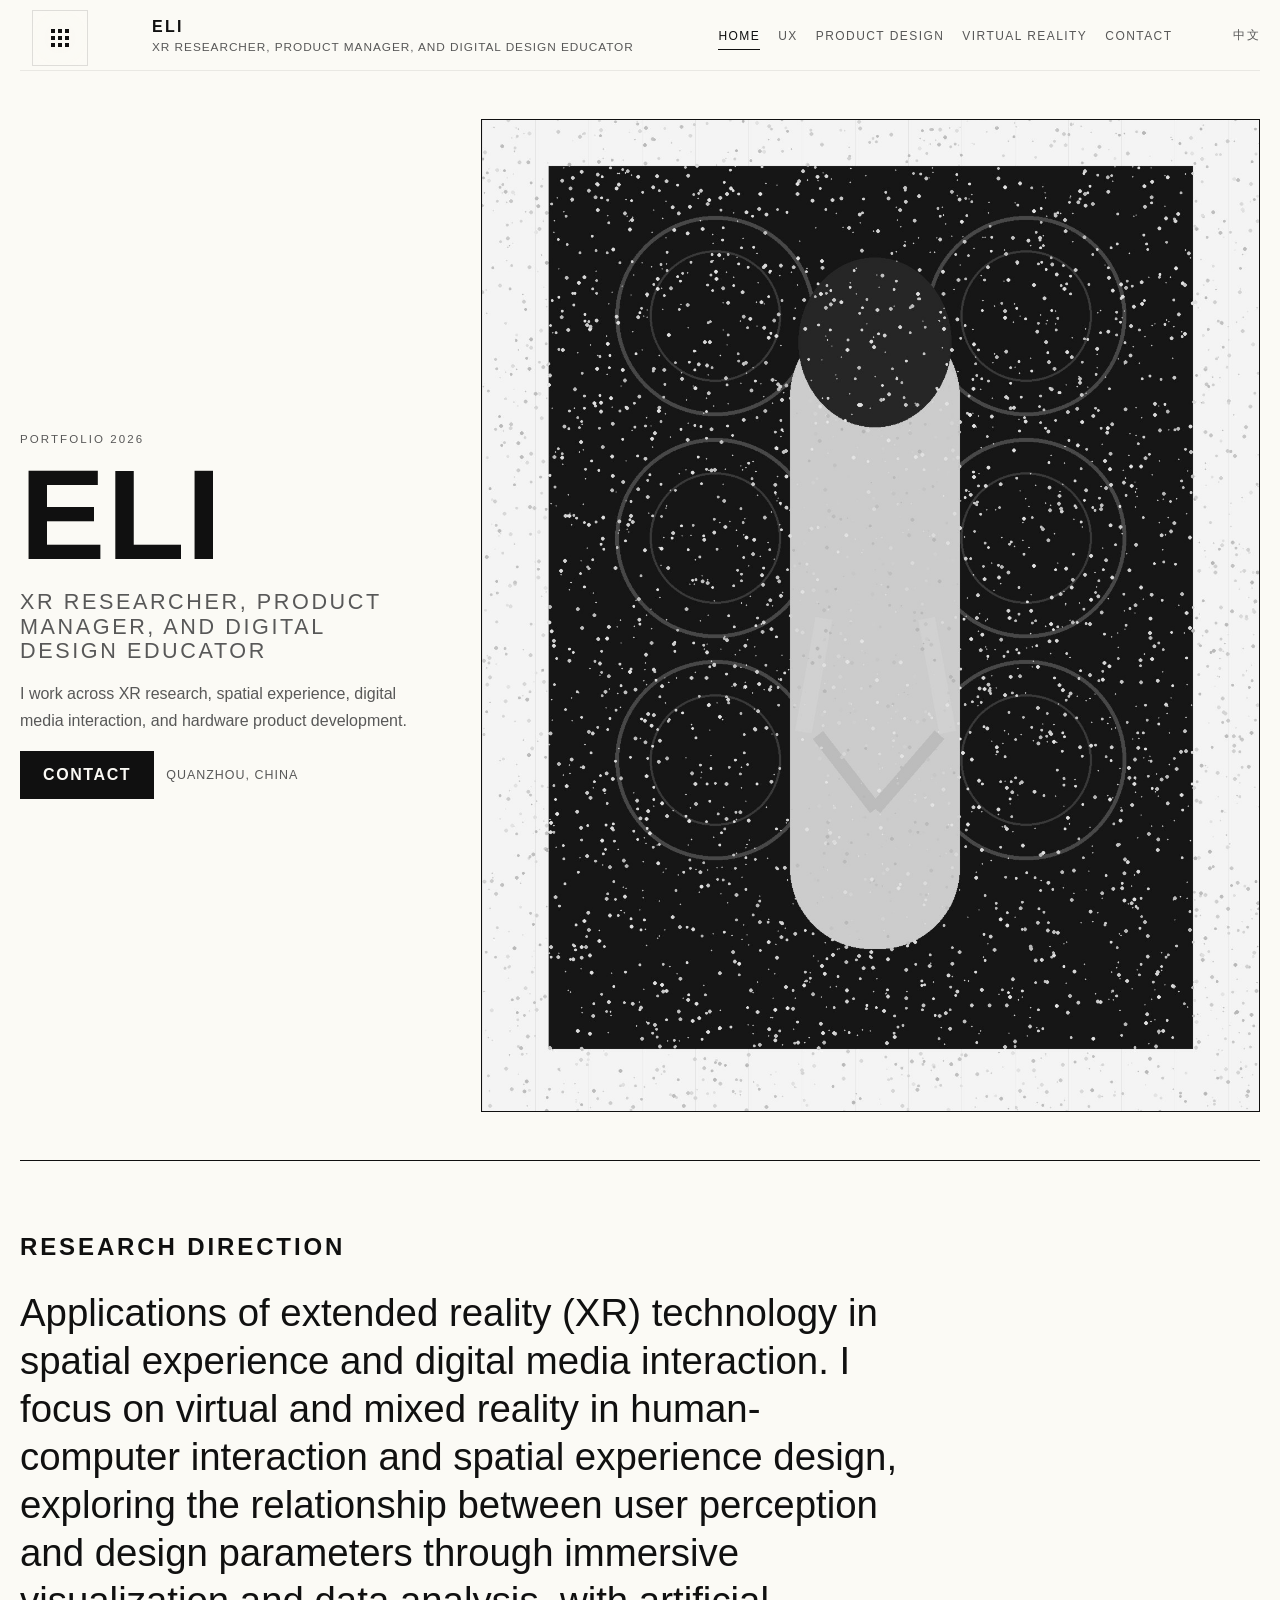
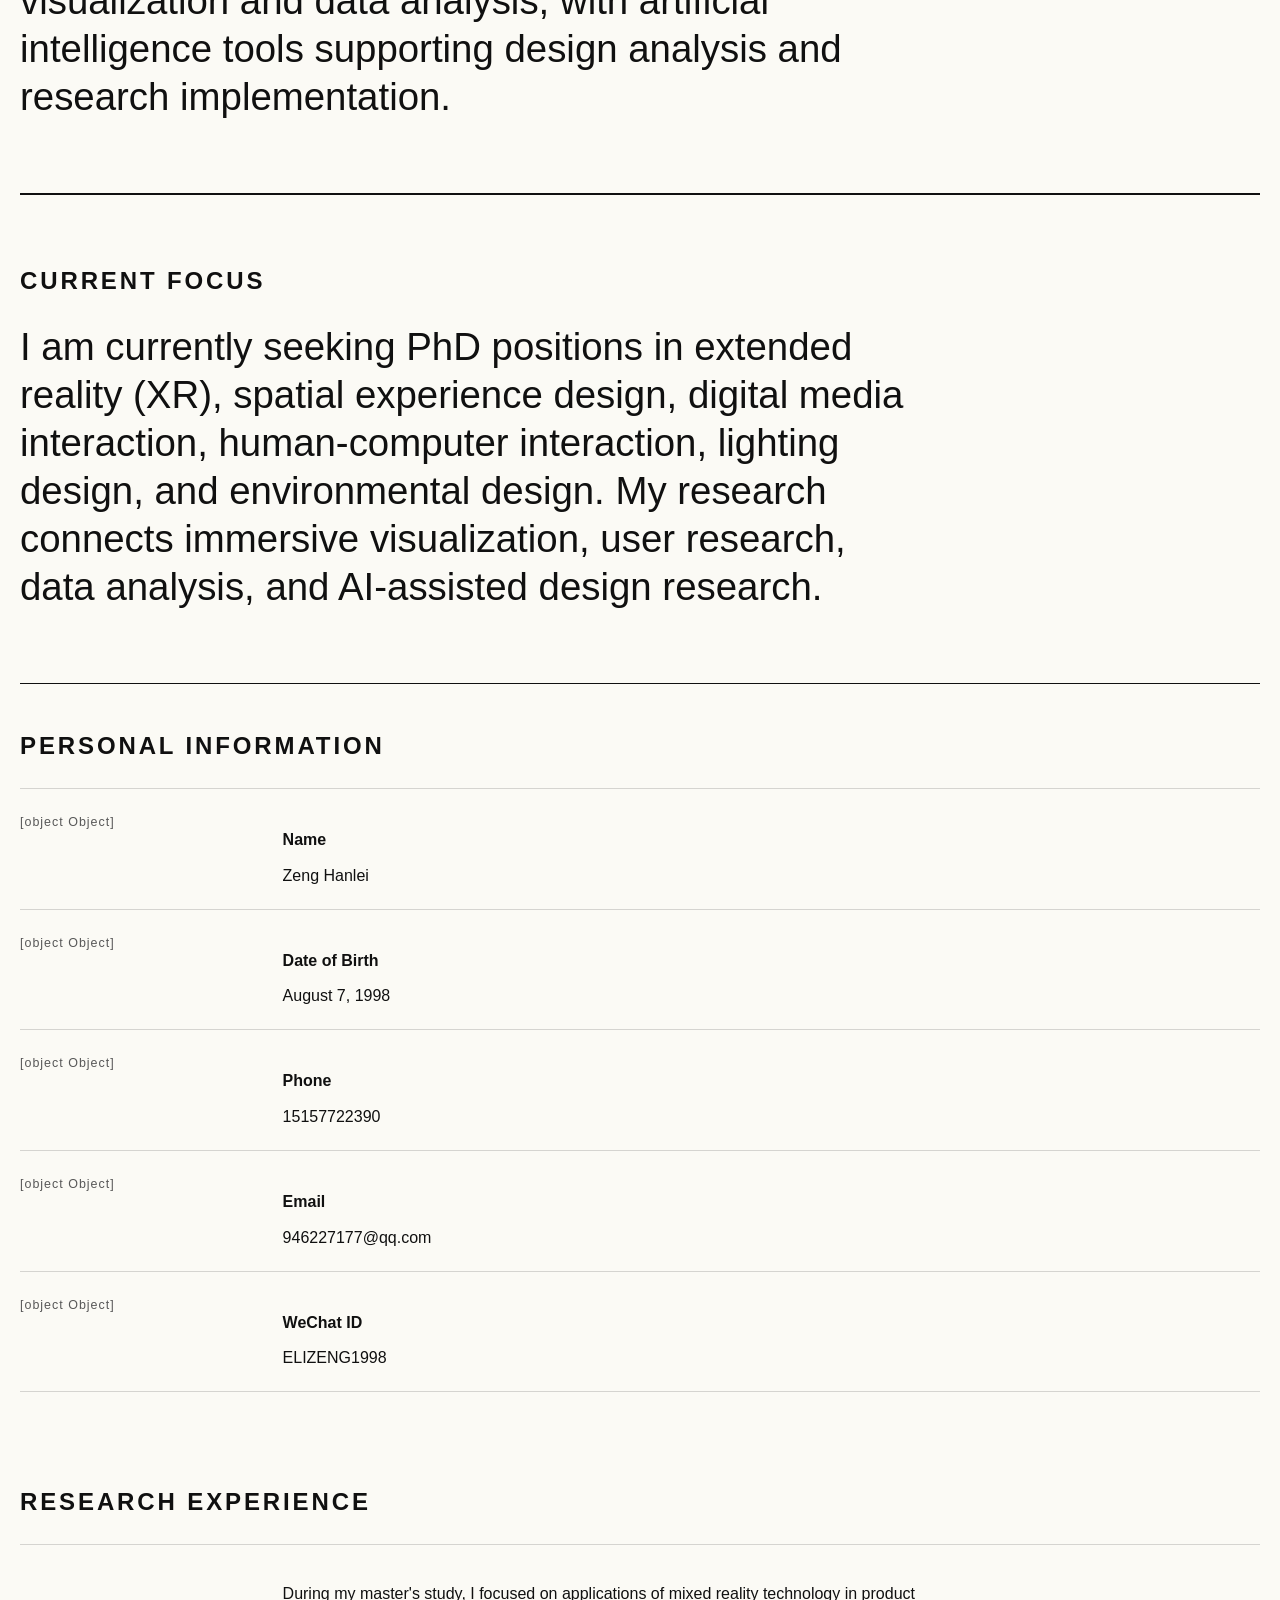
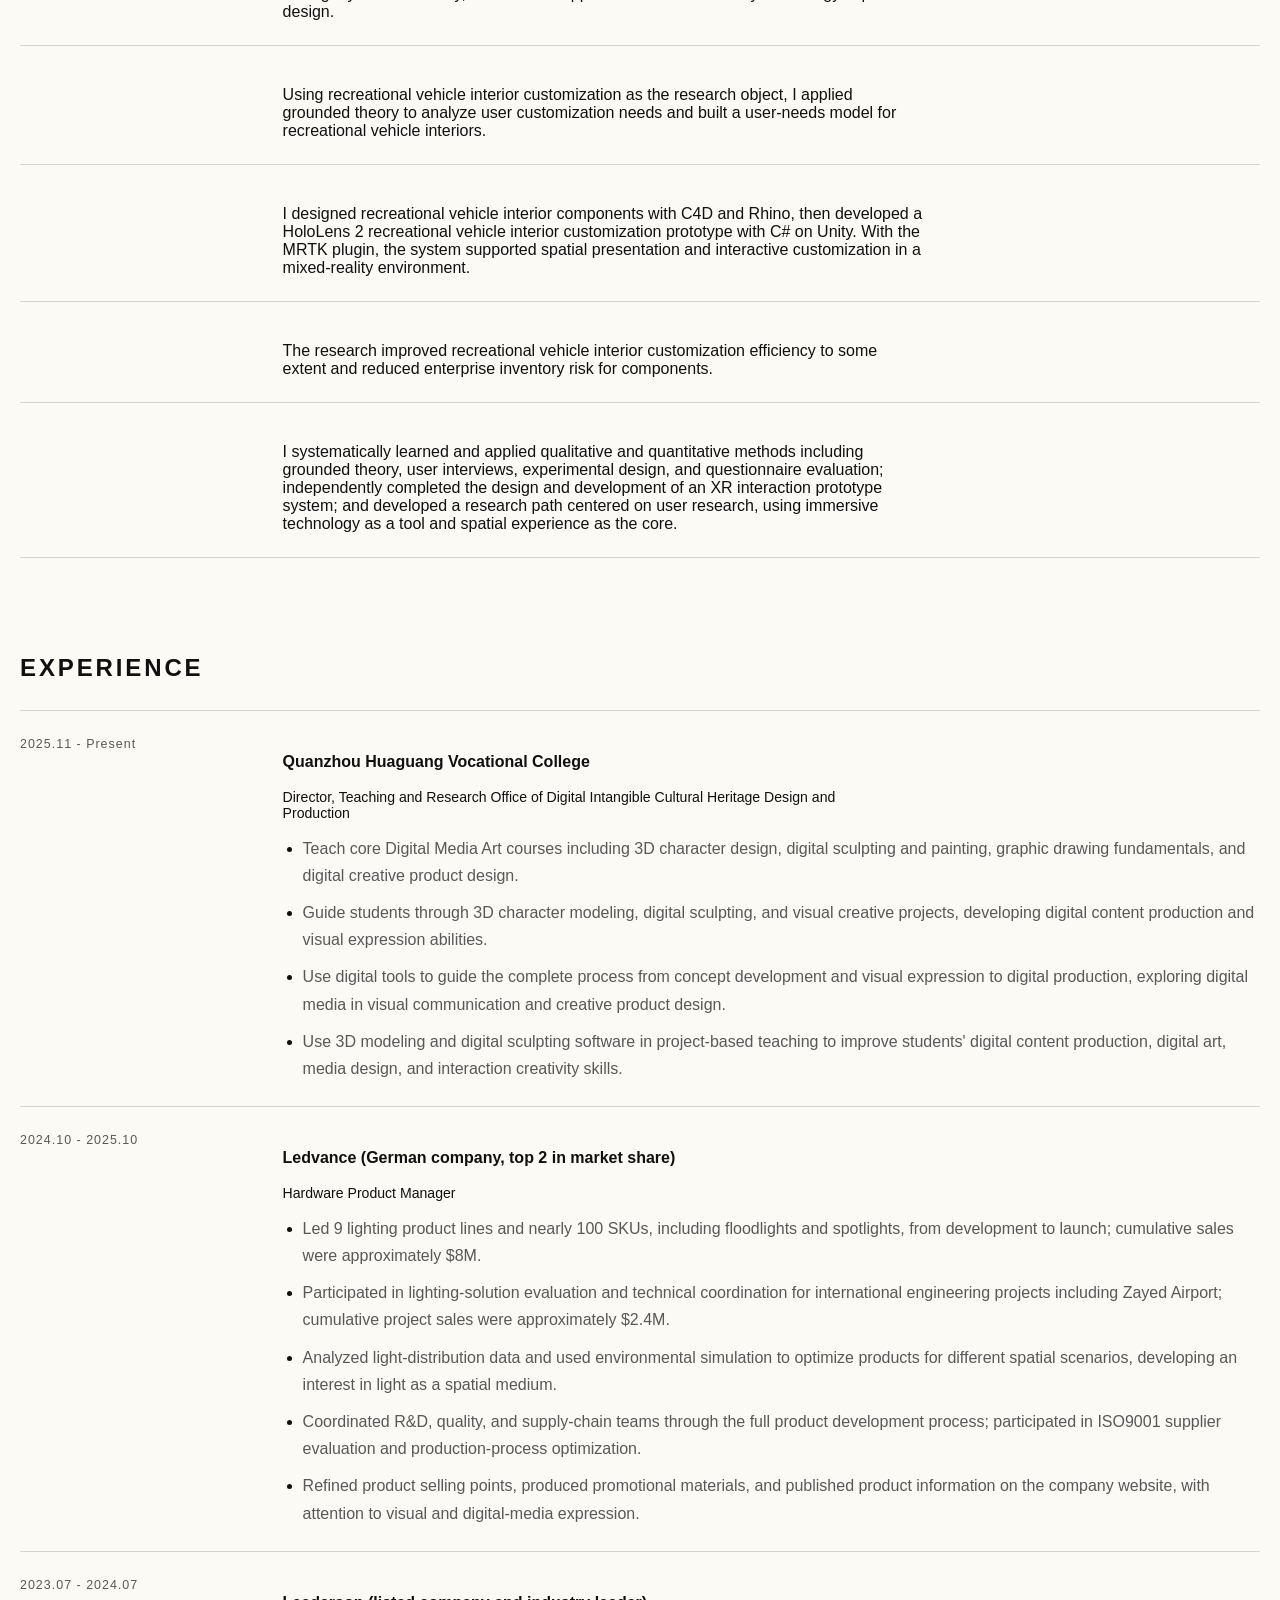
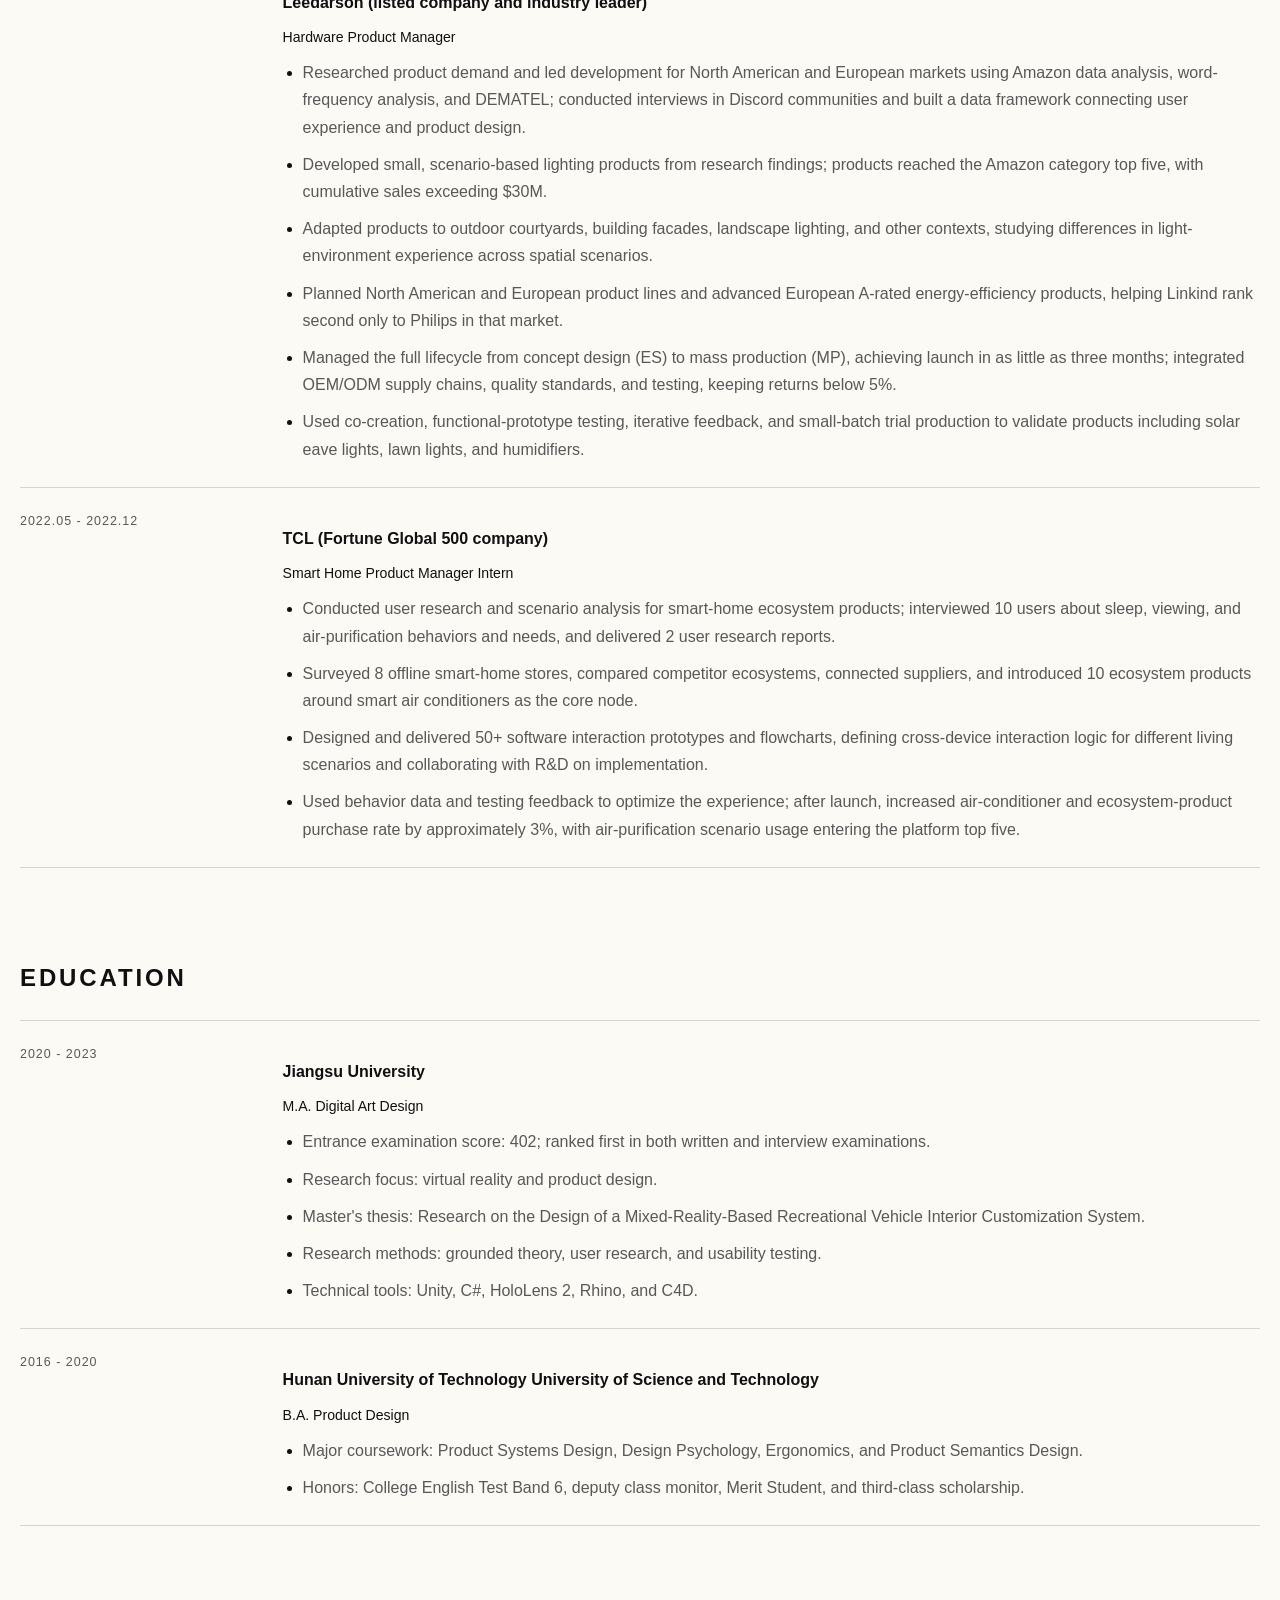
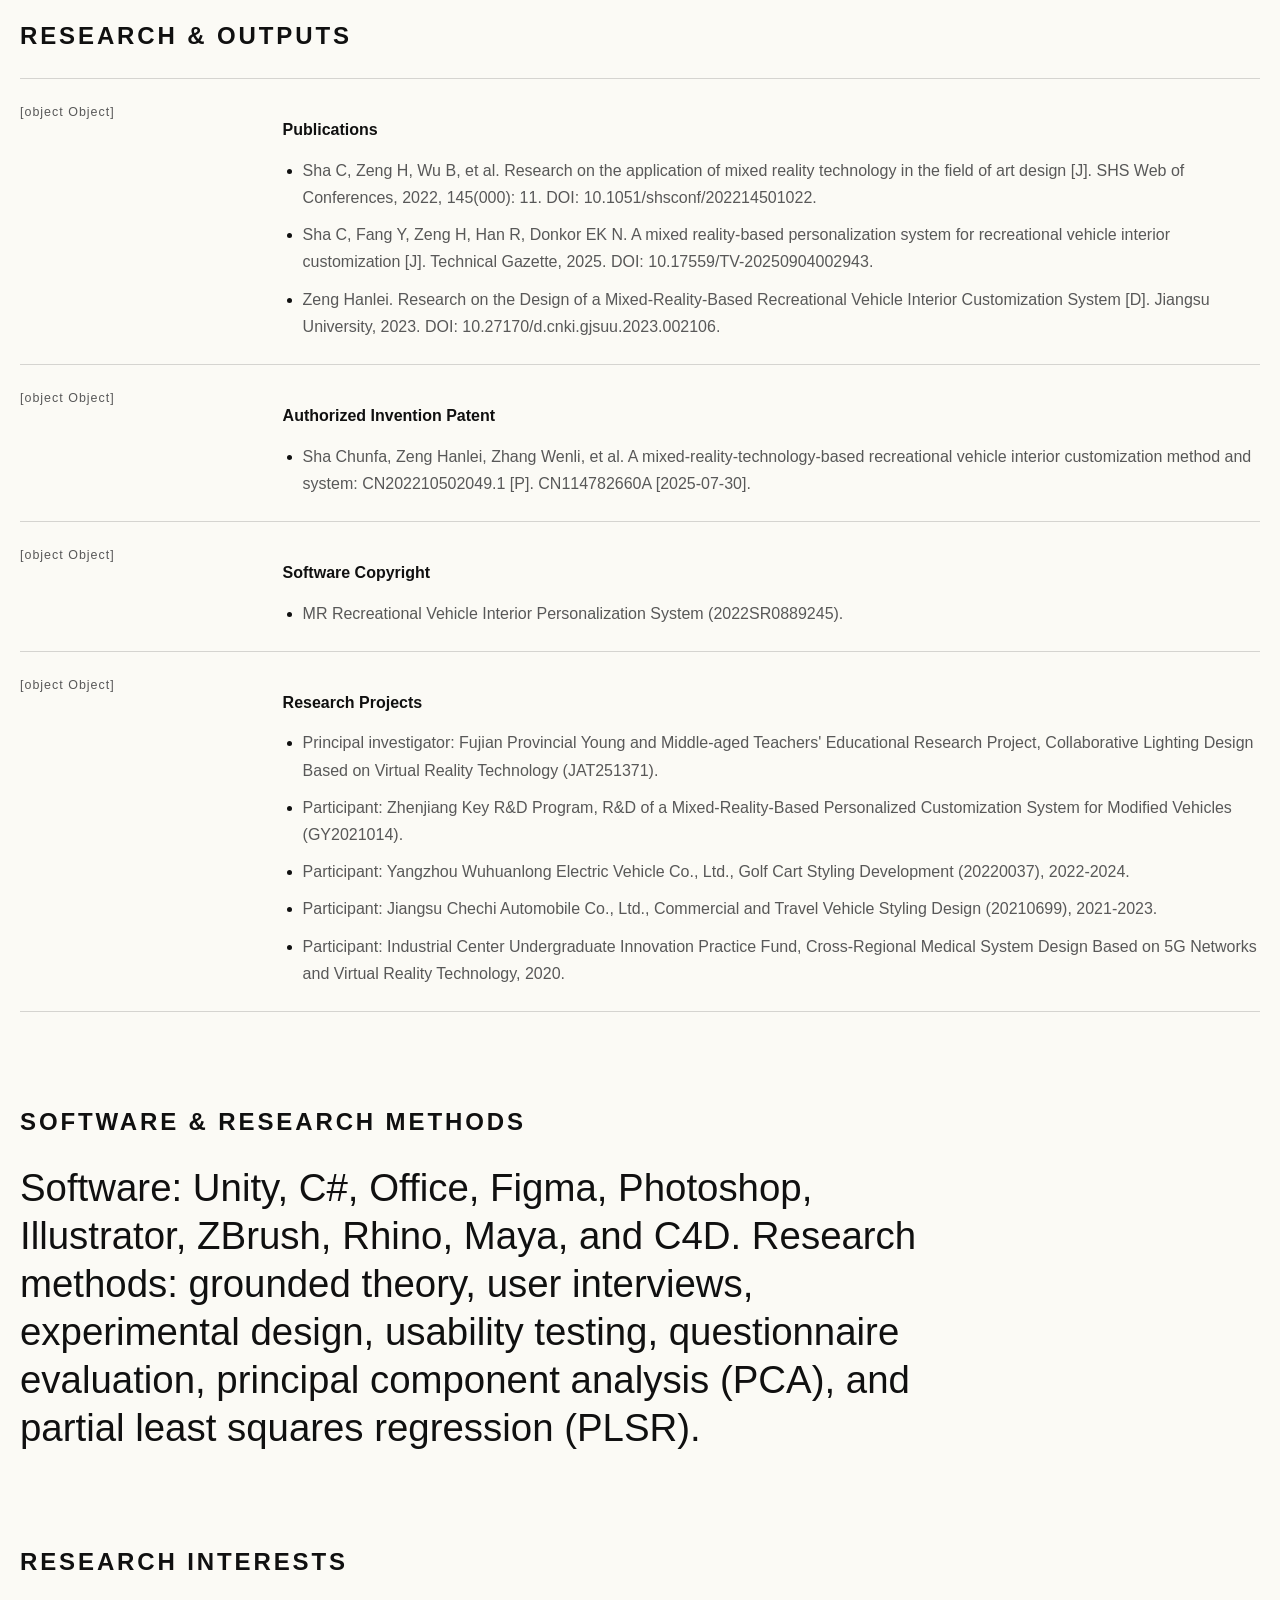
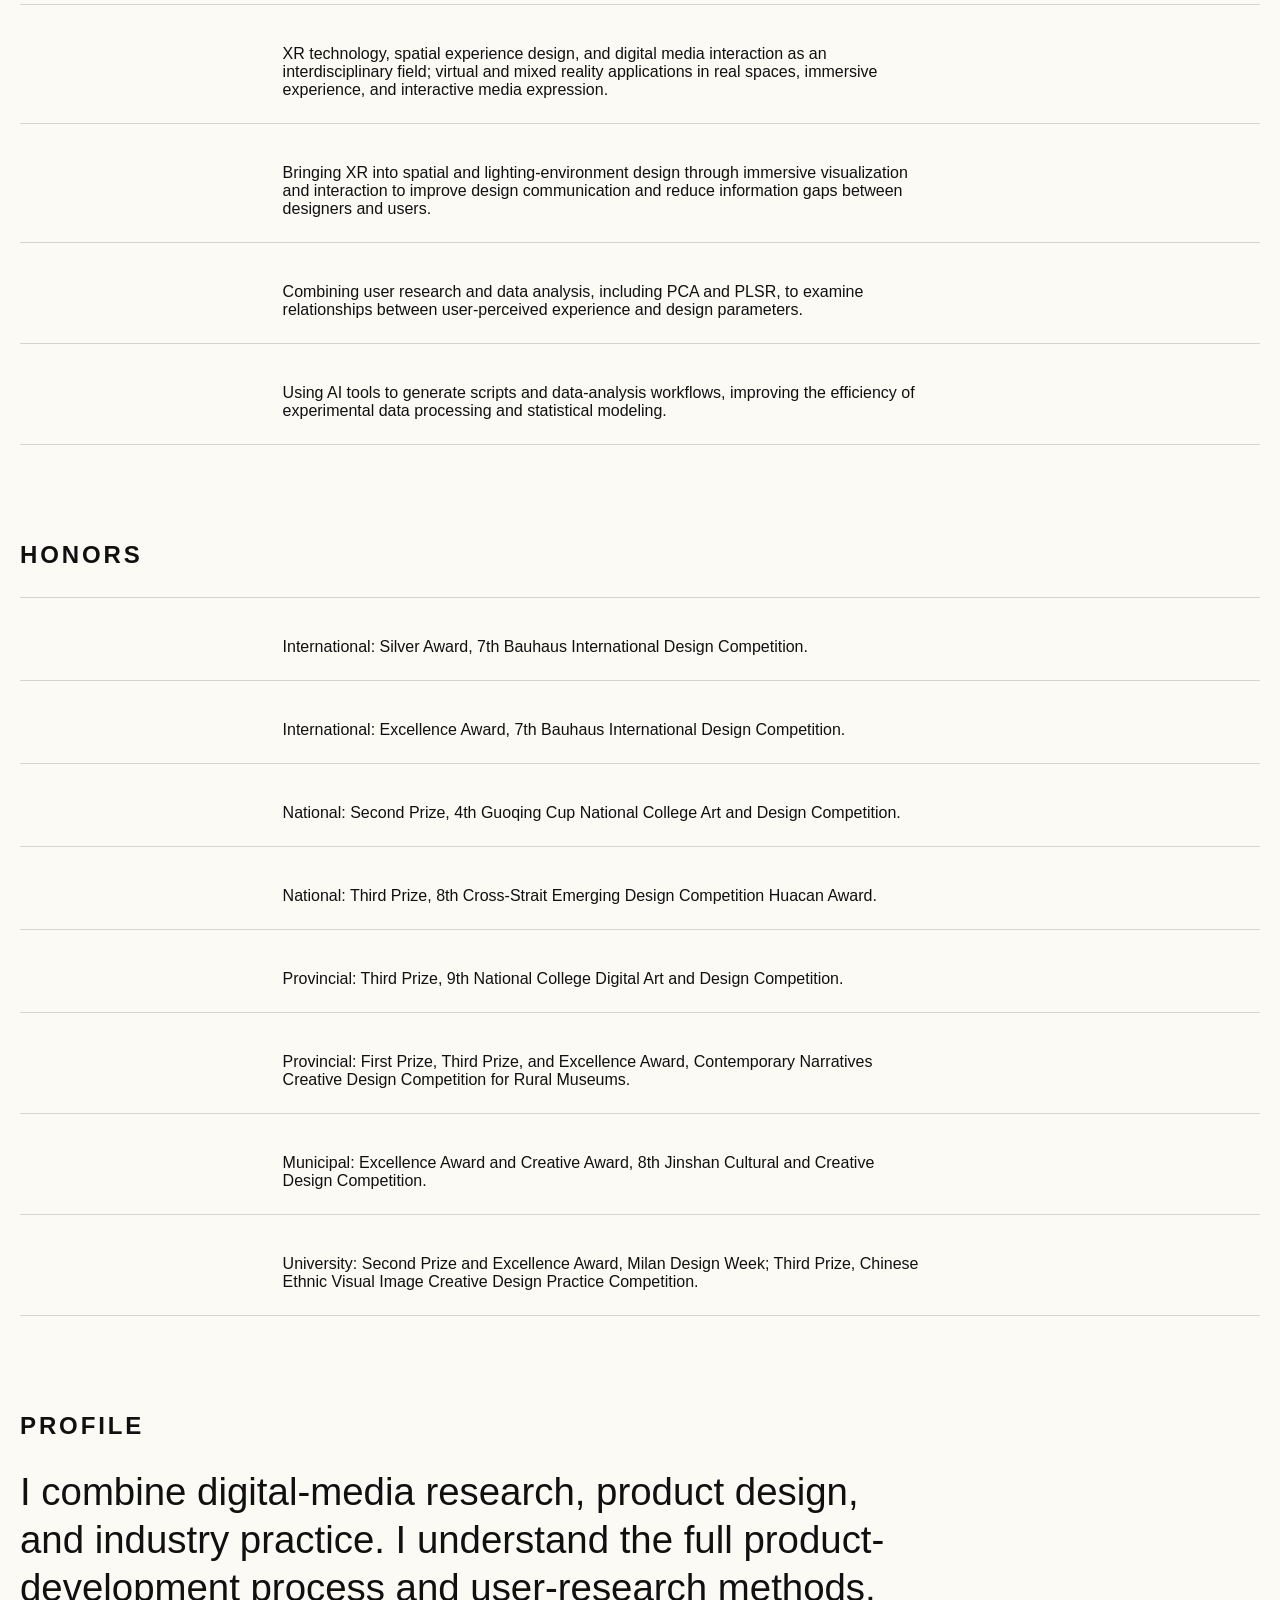
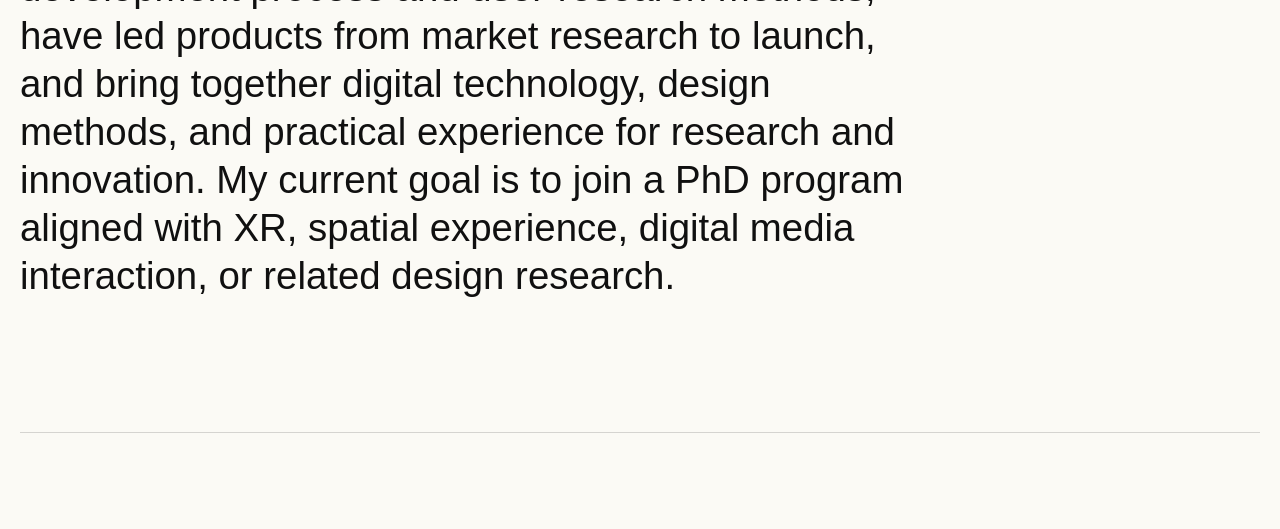
<file: index.html>
<!DOCTYPE html>
<html lang="en">
  <head>
    <meta charset="UTF-8" />
    <meta name="viewport" content="width=device-width, initial-scale=1.0" />
    <title>ELI Portfolio</title>
    <meta
      name="description"
      content="Portfolio of visual, interaction, and product design work by Eli."
    />
    <link rel="stylesheet" href="styles/main.css" />
  </head>
  <body data-page="home">
    <div id="app"></div>
    <noscript>Please enable JavaScript to view this portfolio.</noscript>
   <script src="data/site-content.js"></script>
    <script src="data/resume-content.js"></script>
   <script src="scripts/app.js"></script>
  </body>
</html>
</file>
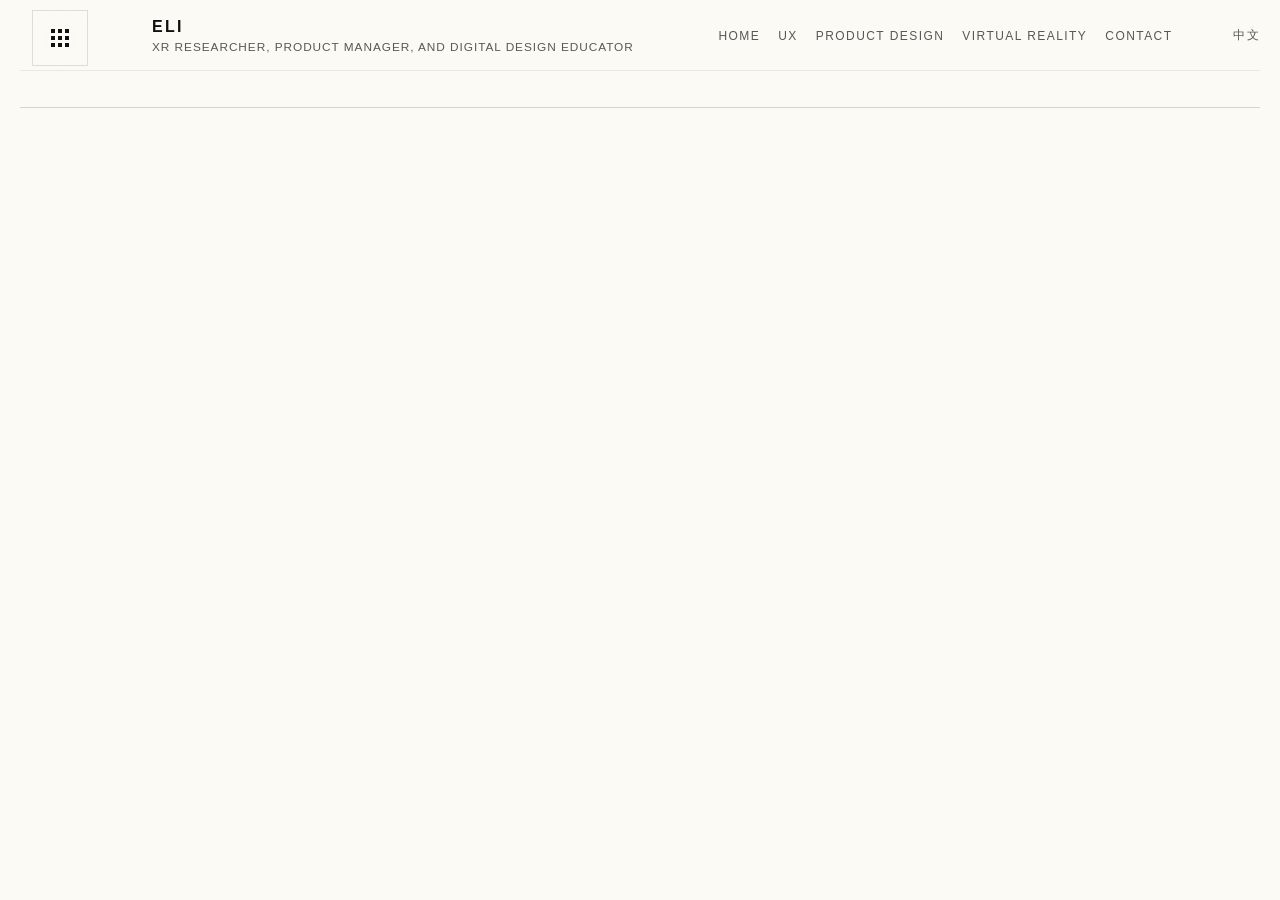
<file: archive.html>
<!DOCTYPE html>
<html lang="en">
  <head>
    <meta charset="UTF-8" />
    <meta name="viewport" content="width=device-width, initial-scale=1.0" />
    <title>Archive | Eli Portfolio</title>
    <meta
      name="description"
      content="Visual archive of posters, studies, and graphic fragments by Eli."
    />
    <link rel="stylesheet" href="styles/main.css" />
  </head>
  <body data-page="archive">
    <div id="app"></div>
    <noscript>Please enable JavaScript to view this portfolio.</noscript>
    <script src="data/site-content.js"></script>
    <script src="scripts/app.js"></script>
  </body>
</html>
</file>
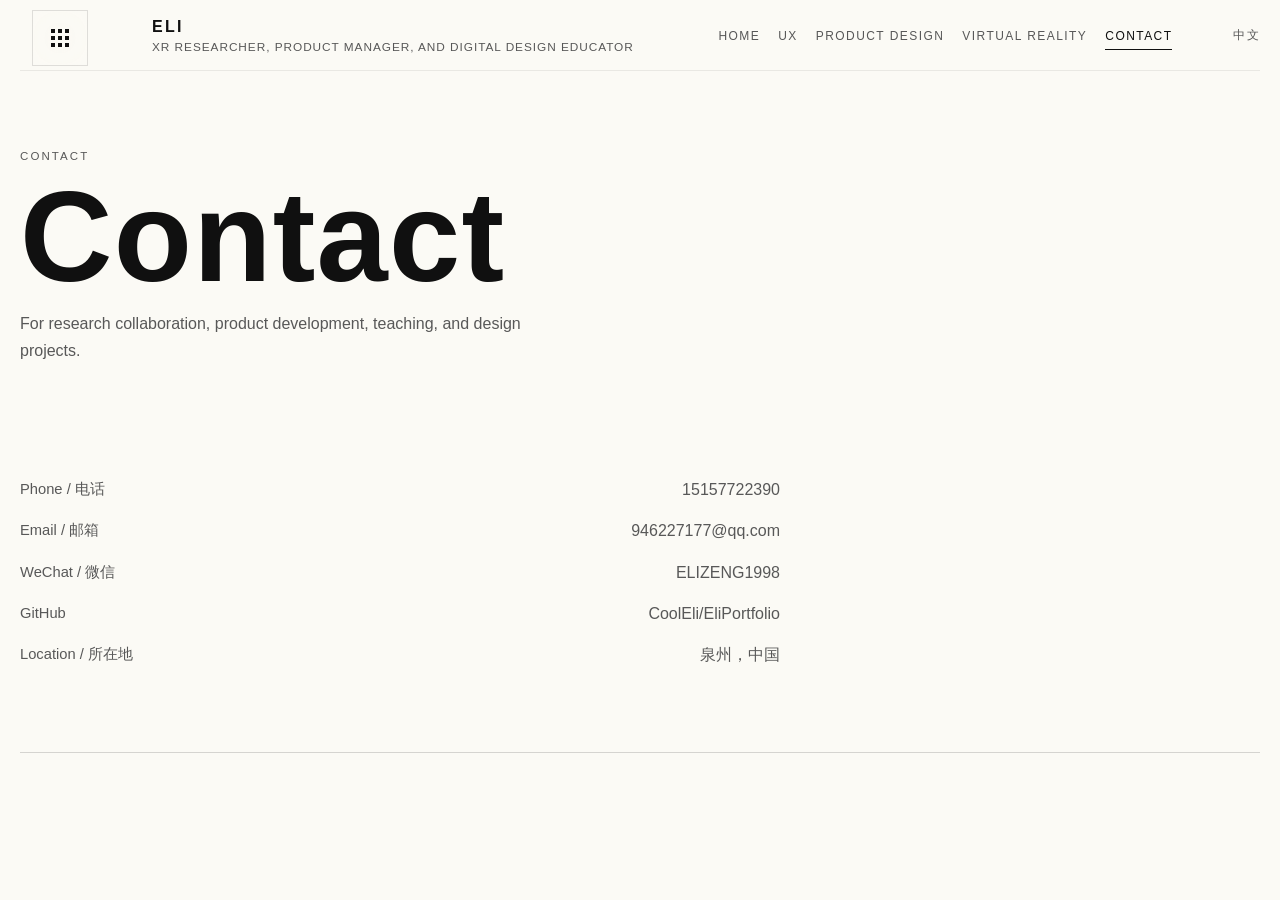
<file: contact.html>
<!DOCTYPE html>
<html lang="en">
  <head>
    <meta charset="UTF-8" />
    <meta name="viewport" content="width=device-width, initial-scale=1.0" />
    <title>Contact | ELI Portfolio</title>
    <meta
      name="description"
      content="Contact Eli for design roles, collaborations, and selected freelance projects."
    />
    <link rel="stylesheet" href="styles/main.css" />
  </head>
  <body data-page="contact">
    <div id="app"></div>
    <noscript>Please enable JavaScript to view this portfolio.</noscript>
   <script src="data/site-content.js"></script>
    <script src="data/resume-content.js"></script>
   <script src="scripts/app.js"></script>
  </body>
</html>
</file>
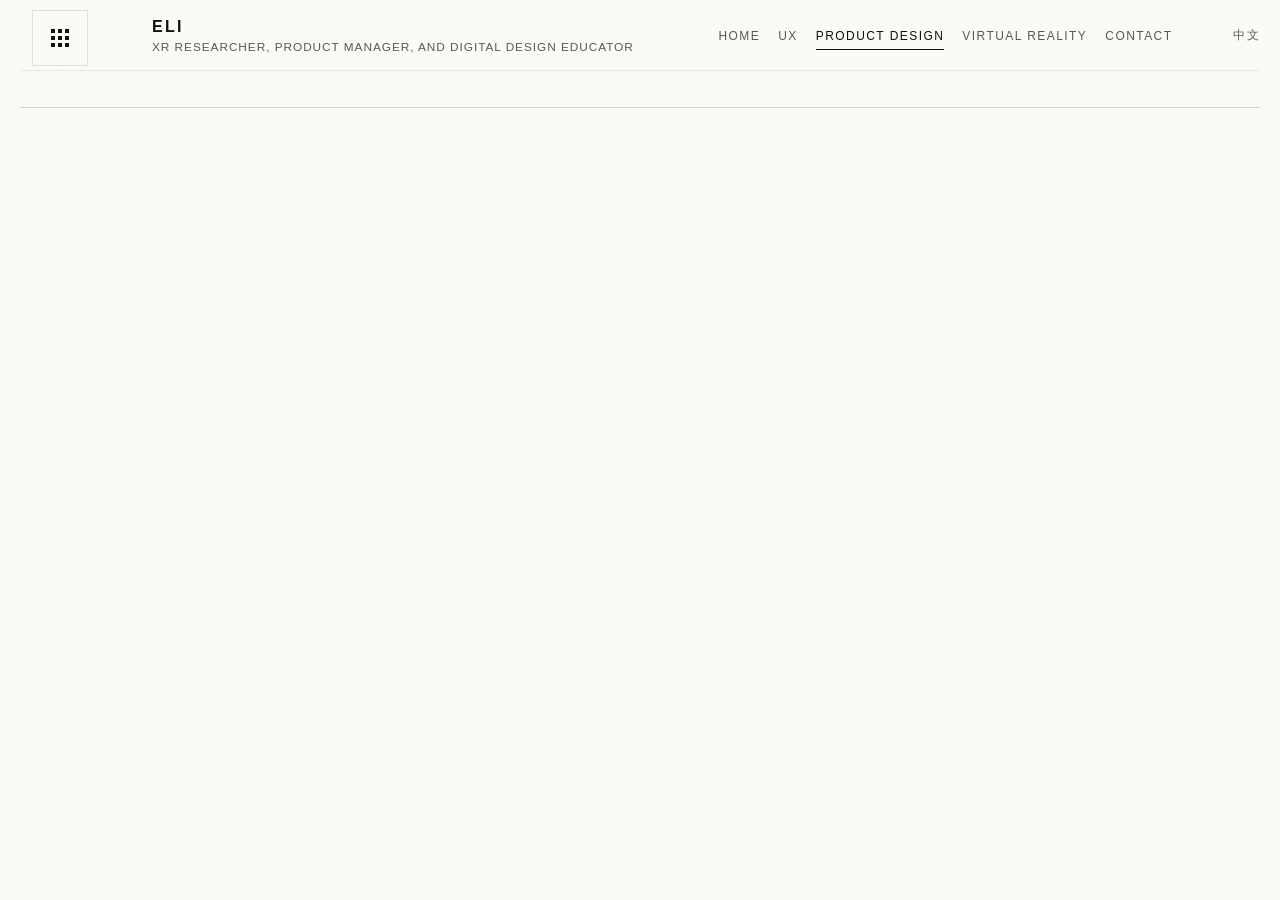
<file: product-design.html>
<!DOCTYPE html>
<html lang="en">
  <head>
    <meta charset="UTF-8" />
    <meta name="viewport" content="width=device-width, initial-scale=1.0" />
    <title>Product Design | ELI Portfolio</title>
    <meta
      name="description"
      content="Product design work by Eli."
    />
    <link rel="stylesheet" href="styles/main.css" />
  </head>
  <body data-page="product-design">
    <div id="app"></div>
    <noscript>Please enable JavaScript to view this portfolio.</noscript>
    <script src="data/site-content.js"></script>
    <script src="scripts/app.js"></script>
  </body>
</html>
</file>
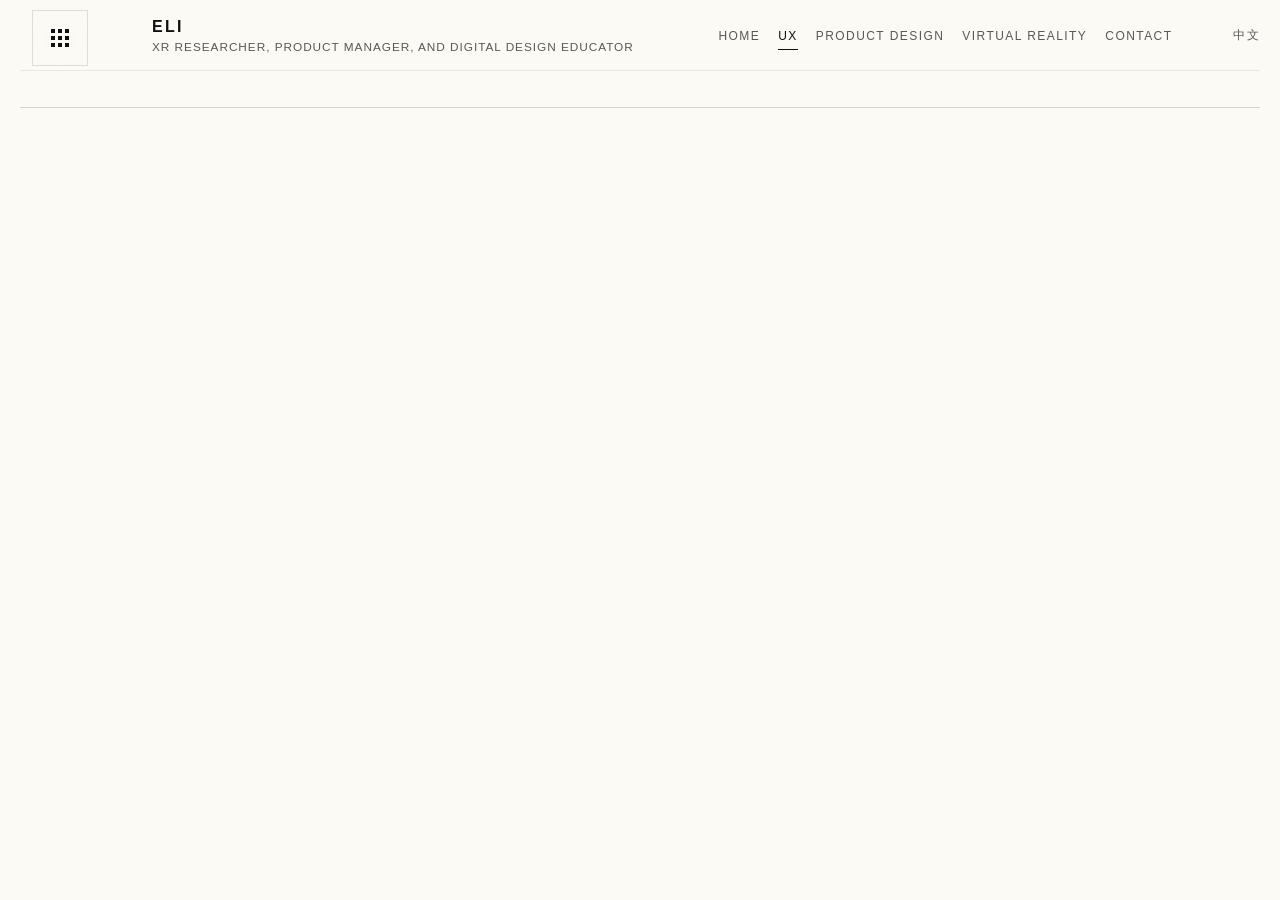
<file: ux.html>
<!DOCTYPE html>
<html lang="en">
  <head>
    <meta charset="UTF-8" />
    <meta name="viewport" content="width=device-width, initial-scale=1.0" />
    <title>UX | ELI Portfolio</title>
    <meta
      name="description"
      content="UX and interaction design projects by Eli."
    />
    <link rel="stylesheet" href="styles/main.css" />
  </head>
  <body data-page="ux">
    <div id="app"></div>
    <noscript>Please enable JavaScript to view this portfolio.</noscript>
    <script src="data/site-content.js"></script>
    <script src="scripts/app.js"></script>
  </body>
</html>
</file>
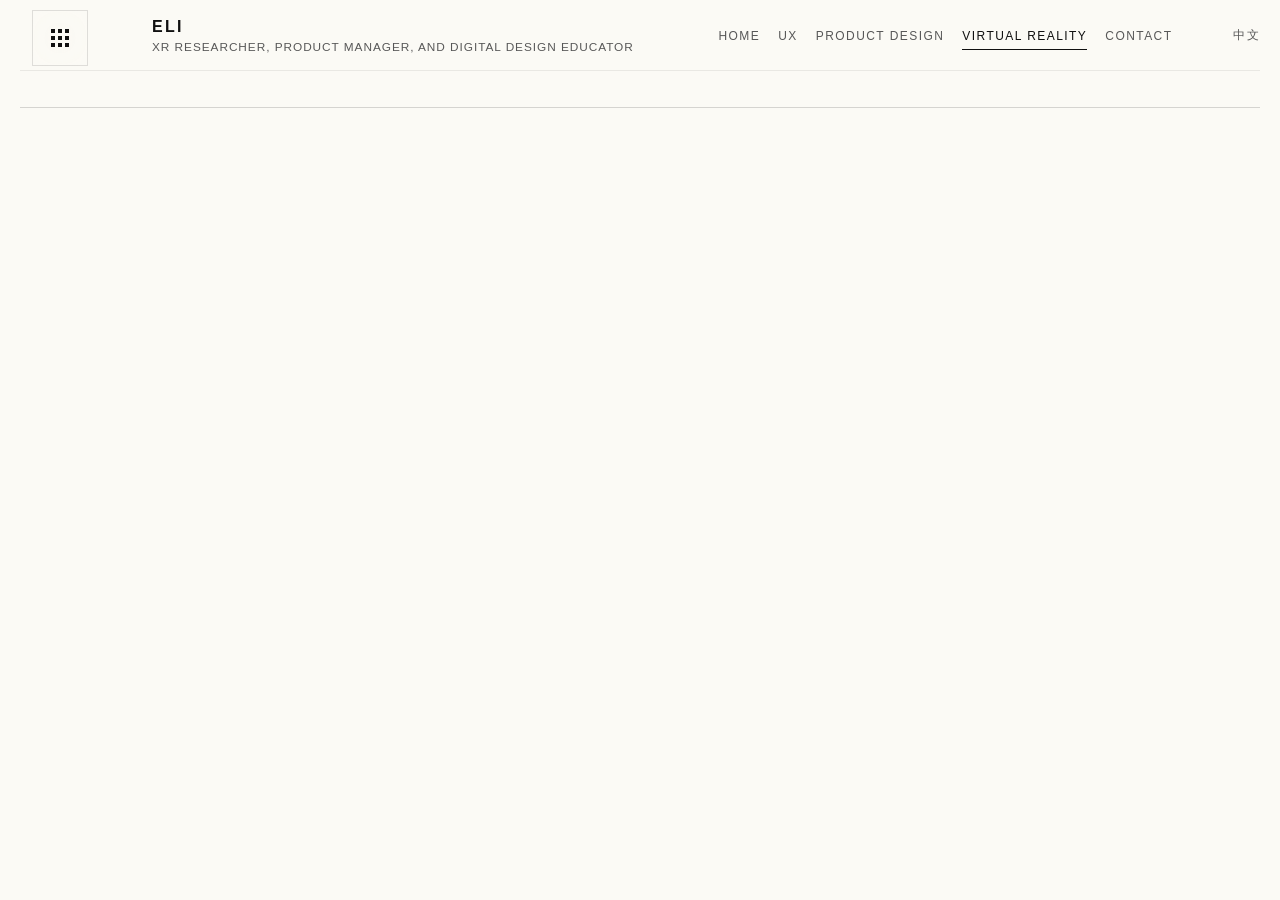
<file: virtual-reality.html>
<!DOCTYPE html>
<html lang="en">
  <head>
    <meta charset="UTF-8" />
    <meta name="viewport" content="width=device-width, initial-scale=1.0" />
    <title>Virtual Reality | ELI Portfolio</title>
    <meta name="description" content="Virtual reality work by 曾韩擂." />
    <link rel="stylesheet" href="styles/main.css" />
  </head>
  <body data-page="virtual-reality">
    <div id="app"></div>
    <noscript>Please enable JavaScript to view this portfolio.</noscript>
    <script src="data/site-content.js"></script>
    <script src="scripts/app.js"></script>
  </body>
</html>
</file>
<file: styles/main.css>
:root {
  --bg: #fbfaf5;
  --bg-elevated: #f1efe7;
  --bg-soft: #ebe8dd;
  --line: rgba(17, 17, 17, 0.16);
  --text: #101010;
  --muted: #585858;
  --accent: #101010;
  --panel-radius: 0;
  --content-width: 1320px;
}

* {
  box-sizing: border-box;
}

html {
  scroll-behavior: smooth;
}

body {
  margin: 0;
  min-height: 100vh;
  font-family: Inter, "Helvetica Neue", Arial, sans-serif;
  background: var(--bg);
  color: var(--text);
}

a {
  color: inherit;
  text-decoration: none;
}

img {
  display: block;
  max-width: 100%;
}

button,
a.button {
  font: inherit;
}

.site-shell {
  width: min(calc(100% - 40px), var(--content-width));
  margin: 0 auto;
}

.site-header,
.site-footer {
  display: flex;
  align-items: center;
  justify-content: space-between;
  gap: 20px;
}

.site-header {
  position: sticky;
  top: 0;
  z-index: 20;
  padding: 18px 0 16px;
  padding-left: 132px;
  background: rgba(251, 250, 245, 0.94);
  border-bottom: 1px solid rgba(17, 17, 17, 0.08);
  backdrop-filter: blur(12px);
}

.brand-cluster {
  display: flex;
  align-items: center;
  gap: 0;
  min-width: 250px;
}

.menu-toggle {
  display: inline-flex;
  align-items: center;
  justify-content: center;
  position: fixed;
  top: 10px;
  left: 12px;
  z-index: 60;
  width: 56px;
  height: 56px;
  padding: 0;
  border: 1px solid rgba(17, 17, 17, 0.12);
  background: rgba(251, 250, 245, 0.78);
  backdrop-filter: blur(14px);
  cursor: pointer;
  transition: border-color 180ms ease, background 180ms ease, transform 180ms ease;
}

.menu-toggle:hover {
  border-color: var(--text);
  transform: scale(1.02);
}

.menu-mark {
  width: 18px;
  display: grid;
  grid-template-columns: repeat(3, 4px);
  gap: 3px;
}

.menu-mark span {
  width: 4px;
  height: 4px;
  background: var(--text);
  transition: transform 220ms ease, opacity 220ms ease;
}

.menu-open .menu-mark span:nth-child(1) {
  transform: translate(-2px, -2px);
}

.menu-open .menu-mark span:nth-child(3) {
  transform: translate(2px, -2px);
}

.menu-open .menu-mark span:nth-child(7) {
  transform: translate(-2px, 2px);
}

.menu-open .menu-mark span:nth-child(9) {
  transform: translate(2px, 2px);
}

.menu-open .menu-mark span:nth-child(5) {
  opacity: 0.35;
}

.brand {
  display: flex;
  flex-direction: column;
  gap: 4px;
}

.brand-name {
  font-size: 1rem;
  font-weight: 700;
  text-transform: uppercase;
  letter-spacing: 0.14em;
}

.brand-role {
  color: var(--muted);
  font-size: 0.74rem;
  letter-spacing: 0.08em;
  text-transform: uppercase;
}

.site-nav {
  display: flex;
  gap: 18px;
  flex-wrap: wrap;
  justify-content: center;
  padding-left: 24px;
}

.nav-link,
.lang-toggle {
  padding: 6px 0;
  border: 0;
  border-bottom: 1px solid transparent;
  border-radius: 0;
  color: var(--muted);
  background: transparent;
  text-transform: uppercase;
  letter-spacing: 0.12em;
  font-size: 0.75rem;
  transition: border-color 180ms ease, color 180ms ease;
}

.nav-link[aria-current="page"],
.nav-link:hover,
.lang-toggle:hover {
  color: var(--text);
  border-color: var(--text);
}

.lang-toggle {
  cursor: pointer;
}

.menu-panel {
  position: fixed;
  inset: 0;
  z-index: 50;
  display: flex;
  align-items: center;
  justify-content: center;
  opacity: 0;
  pointer-events: none;
  transition: opacity 220ms ease;
}

.menu-panel.is-open {
  opacity: 1;
  pointer-events: auto;
}

.menu-backdrop {
  position: absolute;
  inset: 0;
  border: 0;
  background: rgba(251, 250, 245, 0.4);
  backdrop-filter: blur(18px);
  cursor: pointer;
}

.menu-panel-grid {
  position: relative;
  display: grid;
  grid-template-columns: repeat(3, minmax(180px, 220px));
  gap: 0;
  width: min(680px, calc(100% - 48px));
  border-left: 1px solid rgba(17, 17, 17, 0.12);
  border-top: 1px solid rgba(17, 17, 17, 0.12);
}

.menu-panel-link {
  position: relative;
  display: flex;
  min-height: 152px;
  padding: 22px 18px;
  border-right: 1px solid rgba(17, 17, 17, 0.12);
  border-bottom: 1px solid rgba(17, 17, 17, 0.12);
  background: rgba(255, 255, 255, 0.18);
  text-transform: uppercase;
  letter-spacing: 0.1em;
  font-size: 0.8rem;
  transition: background 180ms ease, transform 180ms ease;
}

.menu-panel-link:hover {
  background: rgba(255, 255, 255, 0.42);
  transform: translateY(-2px);
}

.menu-panel-index {
  color: var(--muted);
  position: absolute;
  top: 18px;
  left: 18px;
  min-width: 28px;
  font-size: 0.72rem;
}

.menu-panel-title {
  align-self: end;
  font-size: 0.92rem;
  line-height: 1.35;
  max-width: 10ch;
}

.hero,
.page-intro,
.section,
.site-footer {
  padding: 48px 0;
}

.hero {
  min-height: calc(100vh - 96px);
  display: grid;
  grid-template-columns: minmax(280px, 0.52fr) minmax(420px, 1fr);
  gap: 56px;
  align-items: center;
}

.hero-copy h1,
.page-intro h1 {
  margin: 0;
  font-size: clamp(3.8rem, 10vw, 8rem);
  line-height: 0.9;
  letter-spacing: 0.01em;
}

.hero-copy h2 {
  margin: 18px 0 0;
  font-size: clamp(1rem, 1.8vw, 1.35rem);
  line-height: 1.15;
  color: var(--muted);
  font-weight: 500;
  text-transform: uppercase;
  letter-spacing: 0.12em;
}

.hero-text,
.page-intro p,
.section-heading p,
.panel p,
.card p,
.capability p,
.contact-item span,
.contact-item a {
  color: var(--muted);
  line-height: 1.7;
  max-width: 62ch;
}

.hero-actions,
.footer-links,
.filter-row,
.tag-row {
  display: flex;
  gap: 12px;
  flex-wrap: wrap;
}

.button {
  display: inline-flex;
  align-items: center;
  justify-content: center;
  min-height: 48px;
  padding: 0 22px;
  border-radius: 0;
  border: 1px solid var(--text);
  transition: color 180ms ease, background 180ms ease;
  text-transform: uppercase;
  letter-spacing: 0.1em;
  font-size: 0.76rem;
}

.button:hover {
  background: var(--text);
  color: var(--bg);
}

.button.primary {
  background: var(--text);
  color: var(--bg);
  font-weight: 700;
}

.button.secondary,
.button.tertiary {
  background: transparent;
}

.hero-visual {
  position: relative;
  aspect-ratio: 4 / 5.1;
  overflow: hidden;
  border: 1px solid var(--text);
}

.hero-image {
  width: 100%;
  height: 100%;
  object-fit: cover;
  filter: grayscale(100%);
}

.hero-overlay-word {
  position: absolute;
  inset: auto 28px 26px 28px;
  color: #ffffff;
  font-size: clamp(2.6rem, 8vw, 5rem);
  font-weight: 800;
  letter-spacing: 0.18em;
  line-height: 0.9;
  text-transform: uppercase;
}

.manifesto {
  padding: 72px 0 80px;
  border-top: 1px solid var(--text);
  border-bottom: 1px solid var(--text);
}

.manifesto p {
  max-width: 980px;
  margin: 0 auto;
  text-align: center;
  font-size: clamp(2rem, 4vw, 4.2rem);
  line-height: 1.18;
  text-transform: uppercase;
  letter-spacing: 0.12em;
  font-weight: 800;
}

.eyebrow {
  margin: 0 0 12px;
  color: var(--muted);
  text-transform: uppercase;
  letter-spacing: 0.18em;
  font-size: 0.72rem;
}

.section-heading {
  display: flex;
  flex-direction: column;
  gap: 8px;
  margin-bottom: 28px;
}

.section-heading h2,
.panel h2,
.panel h3,
.capability h3,
.card h3,
.timeline-content h3 {
  margin: 0;
  text-transform: uppercase;
  letter-spacing: 0.12em;
}

.card-grid,
.capability-grid,
.skill-grid,
.two-column {
  display: grid;
  gap: 18px;
}

.three-up {
  grid-template-columns: 1fr;
}

.capability-grid {
  grid-template-columns: repeat(2, minmax(0, 1fr));
}

.track-grid {
  grid-template-columns: repeat(2, minmax(0, 1fr));
}

.skill-grid,
.two-column {
  grid-template-columns: repeat(2, minmax(0, 1fr));
}

.card,
.panel,
.capability {
  min-height: 100%;
}

.card-surface,
.panel,
.capability {
  padding: 0;
  background: transparent;
  border: 1px solid var(--line);
  border-radius: var(--panel-radius);
}

.panel,
.capability,
.metric-card {
  padding: 24px 0;
  border-left: 0;
  border-right: 0;
}

.interactive-card {
  display: grid;
  grid-template-columns: minmax(220px, 0.82fr) minmax(0, 1.18fr);
  gap: 28px;
  padding: 24px 0;
  border-left: 0;
  border-right: 0;
  transition: opacity 180ms ease;
}

.interactive-card:hover {
  opacity: 0.72;
}

.card-copy {
  display: flex;
  flex-direction: column;
  gap: 12px;
}

.card-image-wrap {
  aspect-ratio: 4 / 5;
  overflow: hidden;
}

.card-image,
.archive-image {
  width: 100%;
  height: 100%;
  object-fit: cover;
  filter: grayscale(100%);
}

.simple-card {
  padding: 24px 0;
  border-left: 0;
  border-right: 0;
}

.card-meta,
.contact-item {
  display: flex;
  justify-content: space-between;
  gap: 12px;
}

.mini-meta,
.context-grid {
  display: grid;
  gap: 10px;
  margin: 0;
}

.mini-meta {
  grid-template-columns: repeat(2, minmax(0, 1fr));
}

.mini-meta div,
.context-grid div {
  padding-top: 12px;
  border-top: 1px solid var(--line);
}

.mini-meta dt,
.context-grid dt {
  margin-bottom: 5px;
  color: var(--muted);
  font-size: 0.72rem;
  letter-spacing: 0.12em;
  text-transform: uppercase;
}

.mini-meta dd,
.context-grid dd {
  margin: 0;
  line-height: 1.5;
}

.project-hero {
  display: grid;
  grid-template-columns: minmax(0, 1.2fr) minmax(260px, 0.8fr);
  gap: 20px;
  align-items: start;
}

.page-stat {
  width: fit-content;
  margin-top: 24px;
  padding-top: 12px;
  border-top: 1px solid var(--text);
  color: var(--muted);
  font-size: 0.78rem;
  letter-spacing: 0.14em;
  text-transform: uppercase;
}

.project-media {
  margin: 8px 0 20px;
  border-top: 1px solid var(--text);
  border-bottom: 1px solid var(--text);
  padding: 20px 0;
}

.project-media img {
  width: 100%;
  aspect-ratio: 16 / 8.4;
  object-fit: cover;
  filter: grayscale(100%);
}

.project-media-caption {
  display: flex;
  justify-content: space-between;
  gap: 16px;
  padding-top: 12px;
  color: var(--muted);
  font-size: 0.82rem;
  line-height: 1.5;
  text-transform: uppercase;
  letter-spacing: 0.08em;
}

.project-context {
  padding-top: 20px;
}

.context-grid {
  grid-template-columns: 0.7fr 1.2fr 1.1fr;
}

.metric-grid {
  display: grid;
  gap: 12px;
}

.metric-card {
  background: transparent;
}

.metric-card span {
  display: block;
  color: var(--muted);
  font-size: 0.9rem;
  margin-bottom: 8px;
  text-transform: uppercase;
  letter-spacing: 0.12em;
}

.metric-card strong {
  font-size: 1rem;
}

.card-meta,
.secondary,
.timeline-period,
.contact-item span:first-child {
  color: var(--muted);
  font-size: 0.92rem;
}

.tag {
  display: inline-flex;
  align-items: center;
  min-height: 28px;
  padding: 0 10px;
  border-radius: 0;
  border: 1px solid var(--line);
  color: var(--muted);
  background: transparent;
  font-size: 0.76rem;
  text-transform: uppercase;
  letter-spacing: 0.08em;
}

.inner-page {
  padding-top: 28px;
}

.page-intro {
  max-width: 820px;
}

.compact {
  padding-top: 12px;
}

.timeline {
  display: grid;
  gap: 16px;
}

.timeline-item {
  display: grid;
  grid-template-columns: 160px minmax(0, 1fr);
  gap: 20px;
  padding: 18px 0;
  border-top: 1px solid var(--line);
}

.contact-list {
  display: grid;
  gap: 14px;
}

.archive-grid {
  grid-template-columns: repeat(4, minmax(0, 1fr));
}

.archive-image {
  aspect-ratio: 4 / 5;
  margin-bottom: 16px;
  border: 1px solid var(--line);
}

.outcome-list {
  display: grid;
  gap: 14px;
}

.outcome-item h3,
.subsection-title {
  margin: 0 0 8px;
}

.contact-item {
  align-items: center;
}

.track-link {
  display: block;
  padding: 24px 0;
}

.project-nav {
  display: grid;
  grid-template-columns: repeat(2, minmax(0, 1fr));
  gap: 18px;
  padding: 36px 0 16px;
}

.project-nav a {
  display: grid;
  gap: 10px;
  min-height: 132px;
  padding: 20px 0;
  border-top: 1px solid var(--text);
  border-bottom: 1px solid var(--line);
  transition: opacity 180ms ease;
}

.project-nav a:hover {
  opacity: 0.7;
}

.project-nav span {
  color: var(--muted);
  font-size: 0.76rem;
  letter-spacing: 0.14em;
  text-transform: uppercase;
}

.project-nav strong {
  align-self: end;
  font-size: clamp(1.2rem, 3vw, 2.2rem);
  line-height: 1.05;
  text-transform: uppercase;
  letter-spacing: 0.08em;
}

.site-footer {
  border-top: 1px solid var(--line);
  margin-top: 36px;
  color: var(--muted);
}

.resume-home {
  padding-bottom: 48px;
}

.resume-hero {
  min-height: min(720px, calc(100vh - 96px));
}

.resume-fact {
  display: inline-flex;
  align-items: center;
  min-height: 48px;
  color: var(--muted);
  font-size: 0.78rem;
  letter-spacing: 0.08em;
  text-transform: uppercase;
}

.resume-feature {
  padding: 72px 0;
  border-top: 1px solid var(--text);
  border-bottom: 1px solid var(--text);
}

.resume-lead {
  max-width: 900px;
  margin: 0;
  color: var(--text);
  font-size: clamp(1.5rem, 3vw, 2.6rem);
  line-height: 1.25;
}

.resume-list {
  display: grid;
  gap: 0;
  border-top: 1px solid var(--line);
}

.resume-item {
  display: grid;
  grid-template-columns: minmax(150px, 0.24fr) 1fr;
  gap: 28px;
  padding: 24px 0;
  border-bottom: 1px solid var(--line);
}

.resume-period {
  color: var(--muted);
  font-size: 0.78rem;
  letter-spacing: 0.08em;
  line-height: 1.5;
}

.resume-item h3 {
  font-size: 1rem;
  line-height: 1.35;
}

.resume-item p {
  margin: 10px 0 0;
  max-width: 72ch;
}

.resume-item .resume-role {
  margin-top: 6px;
  color: var(--text);
  font-size: 0.88rem;
}

.resume-details {
  display: grid;
  gap: 10px;
  margin: 14px 0 0;
  padding-left: 20px;
  color: var(--muted);
  line-height: 1.7;
}

.resume-details li::marker {
  color: var(--text);
}

.resume-contact .contact-list {
  max-width: 760px;
}

@media (max-width: 760px) {
  .resume-item {
    grid-template-columns: 1fr;
    gap: 8px;
  }
}

@media (max-width: 1100px) {
  .hero,
  .capability-grid,
  .track-grid,
  .skill-grid,
  .two-column,
  .archive-grid,
  .project-hero,
  .interactive-card {
    grid-template-columns: repeat(2, minmax(0, 1fr));
  }
}

@media (max-width: 980px) {
  .site-nav {
    display: none;
  }

  .site-header {
    padding-left: 90px;
  }
}

@media (max-width: 760px) {
  .site-shell {
    width: min(calc(100% - 24px), var(--content-width));
  }

  .site-header,
  .site-footer,
  .hero,
  .capability-grid,
  .track-grid,
  .skill-grid,
  .two-column,
  .timeline-item,
  .archive-grid,
  .project-hero,
  .interactive-card,
  .context-grid,
  .project-nav {
    grid-template-columns: 1fr;
  }

  .site-header,
  .site-footer {
    flex-direction: column;
    align-items: flex-start;
  }

  .site-nav {
    justify-content: flex-start;
    padding-left: 0;
  }

  .menu-panel-grid {
    grid-template-columns: 1fr;
    width: calc(100% - 32px);
  }

  .menu-panel-link {
    min-height: 108px;
  }

  .hero {
    min-height: auto;
    padding-top: 18px;
  }

  .hero-visual {
    aspect-ratio: 16 / 12;
  }

  .project-media img {
    aspect-ratio: 4 / 3;
  }

  .project-media-caption {
    flex-direction: column;
  }

  .manifesto p {
    letter-spacing: 0.08em;
  }

  .timeline-item {
    display: grid;
    gap: 8px;
  }
}
</file>
